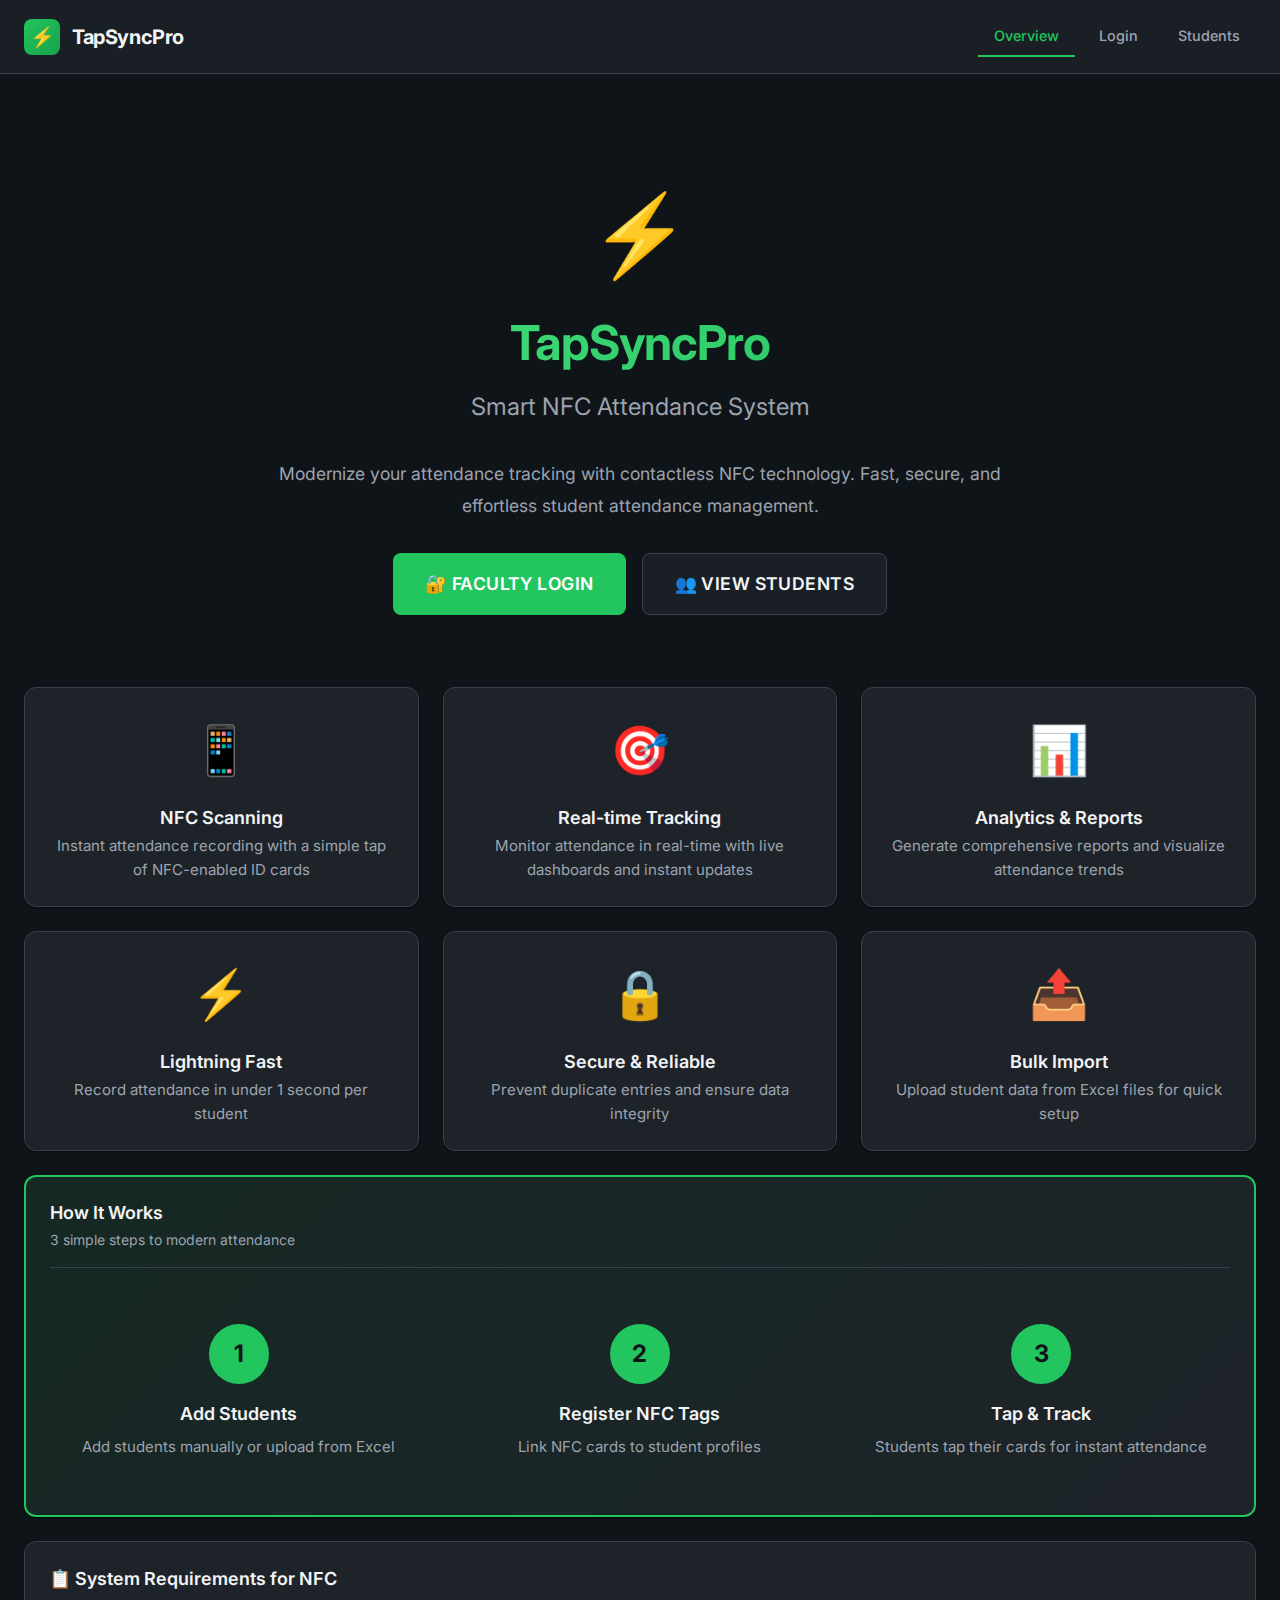
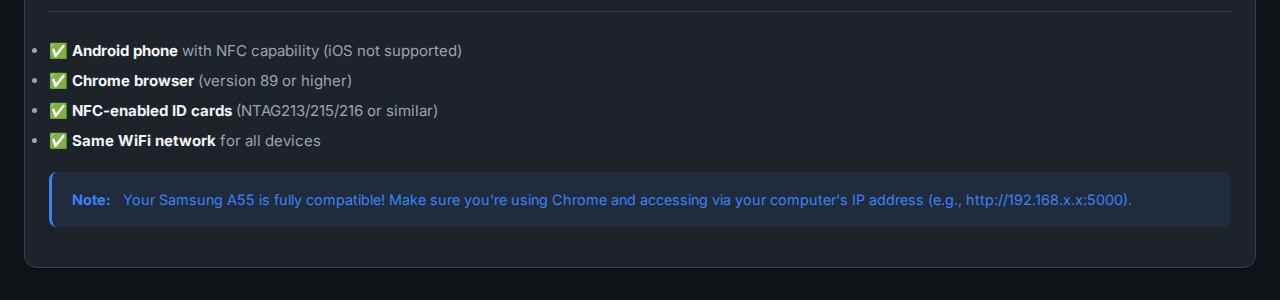
<file: src/static/index.html>
<!DOCTYPE html>
<html lang="en">

<head>
    <meta charset="UTF-8">
    <meta name="viewport" content="width=device-width, initial-scale=1.0">
    <title>TapSyncPro - Smart NFC Attendance System</title>
    <meta name="description" content="Modern NFC-based attendance system for educational institutions">
    <link href="https://fonts.googleapis.com/css2?family=Inter:wght@400;500;600;700&display=swap" rel="stylesheet">
    <link rel="stylesheet" href="css/styles-pro.css">
</head>

<body>
    <header class="header">
        <div class="container">
            <div class="header-content">
                <a href="index.html" class="logo">
                    <div class="logo-icon">⚡</div>
                    <span>TapSyncPro</span>
                </a>
                <nav class="nav">
                    <a href="index.html" class="nav-link active">Overview</a>
                    <a href="login.html" class="nav-link">Login</a>
                    <a href="students.html" class="nav-link">Students</a>
                </nav>
            </div>
        </div>
    </header>

    <main class="main">
        <div class="container">
            <!-- Hero Section -->
            <div style="text-align: center; padding: 4rem 0 3rem; max-width: 800px; margin: 0 auto;">
                <div style="font-size: 5rem; margin-bottom: 1rem;">⚡</div>
                <h1
                    style="font-size: 3rem; margin-bottom: 1rem; background: linear-gradient(135deg, #4ade80 0%, #22c55e 100%); -webkit-background-clip: text; background-clip: text; -webkit-text-fill-color: transparent;">
                    TapSyncPro
                </h1>
                <p style="font-size: 1.5rem; color: var(--text-secondary); margin-bottom: 2rem;">
                    Smart NFC Attendance System
                </p>
                <p style="color: var(--text-secondary); font-size: 1.1rem; line-height: 1.8;">
                    Modernize your attendance tracking with contactless NFC technology.
                    Fast, secure, and effortless student attendance management.
                </p>
                <div style="margin-top: 2rem; display: flex; gap: 1rem; justify-content: center; flex-wrap: wrap;">
                    <a href="login.html" class="btn btn-primary" style="font-size: 1.1rem; padding: 1rem 2rem;">
                        🔐 Faculty Login
                    </a>
                    <a href="students.html" class="btn btn-secondary" style="font-size: 1.1rem; padding: 1rem 2rem;">
                        👥 View Students
                    </a>
                </div>
            </div>

            <!-- Features -->
            <div class="grid grid-3 mt-3">
                <div class="card" style="text-align: center;">
                    <div style="font-size: 3rem; margin-bottom: 1rem;">📱</div>
                    <h3 class="card-title">NFC Scanning</h3>
                    <p style="color: var(--text-secondary); line-height: 1.6;">
                        Instant attendance recording with a simple tap of NFC-enabled ID cards
                    </p>
                </div>

                <div class="card" style="text-align: center;">
                    <div style="font-size: 3rem; margin-bottom: 1rem;">🎯</div>
                    <h3 class="card-title">Real-time Tracking</h3>
                    <p style="color: var(--text-secondary); line-height: 1.6;">
                        Monitor attendance in real-time with live dashboards and instant updates
                    </p>
                </div>

                <div class="card" style="text-align: center;">
                    <div style="font-size: 3rem; margin-bottom: 1rem;">📊</div>
                    <h3 class="card-title">Analytics & Reports</h3>
                    <p style="color: var(--text-secondary); line-height: 1.6;">
                        Generate comprehensive reports and visualize attendance trends
                    </p>
                </div>

                <div class="card" style="text-align: center;">
                    <div style="font-size: 3rem; margin-bottom: 1rem;">⚡</div>
                    <h3 class="card-title">Lightning Fast</h3>
                    <p style="color: var(--text-secondary); line-height: 1.6;">
                        Record attendance in under 1 second per student
                    </p>
                </div>

                <div class="card" style="text-align: center;">
                    <div style="font-size: 3rem; margin-bottom: 1rem;">🔒</div>
                    <h3 class="card-title">Secure & Reliable</h3>
                    <p style="color: var(--text-secondary); line-height: 1.6;">
                        Prevent duplicate entries and ensure data integrity
                    </p>
                </div>

                <div class="card" style="text-align: center;">
                    <div style="font-size: 3rem; margin-bottom: 1rem;">📤</div>
                    <h3 class="card-title">Bulk Import</h3>
                    <p style="color: var(--text-secondary); line-height: 1.6;">
                        Upload student data from Excel files for quick setup
                    </p>
                </div>
            </div>

            <!-- How It Works -->
            <div class="card mt-3"
                style="background: linear-gradient(135deg, rgba(74, 222, 128, 0.1) 0%, var(--bg-card) 100%); border: 2px solid var(--primary);">
                <div class="card-header">
                    <h2 class="card-title">How It Works</h2>
                    <p class="card-subtitle">3 simple steps to modern attendance</p>
                </div>
                <div class="grid grid-3">
                    <div style="text-align: center; padding: 2rem 1rem;">
                        <div
                            style="width: 60px; height: 60px; border-radius: 50%; background: var(--primary); color: var(--bg-primary); display: flex; align-items: center; justify-content: center; font-size: 1.5rem; font-weight: 700; margin: 0 auto 1rem;">
                            1</div>
                        <h4>Add Students</h4>
                        <p style="color: var(--text-secondary); margin-top: 0.5rem;">
                            Add students manually or upload from Excel
                        </p>
                    </div>
                    <div style="text-align: center; padding: 2rem 1rem;">
                        <div
                            style="width: 60px; height: 60px; border-radius: 50%; background: var(--primary); color: var(--bg-primary); display: flex; align-items: center; justify-content: center; font-size: 1.5rem; font-weight: 700; margin: 0 auto 1rem;">
                            2</div>
                        <h4>Register NFC Tags</h4>
                        <p style="color: var(--text-secondary); margin-top: 0.5rem;">
                            Link NFC cards to student profiles
                        </p>
                    </div>
                    <div style="text-align: center; padding: 2rem 1rem;">
                        <div
                            style="width: 60px; height: 60px; border-radius: 50%; background: var(--primary); color: var(--bg-primary); display: flex; align-items: center; justify-content: center; font-size: 1.5rem; font-weight: 700; margin: 0 auto 1rem;">
                            3</div>
                        <h4>Tap & Track</h4>
                        <p style="color: var(--text-secondary); margin-top: 0.5rem;">
                            Students tap their cards for instant attendance
                        </p>
                    </div>
                </div>
            </div>

            <!-- System Requirements -->
            <div class="card mt-3">
                <div class="card-header">
                    <h3 class="card-title">📋 System Requirements for NFC</h3>
                </div>
                <ul style="line-height: 2; color: var(--text-secondary);">
                    <li>✅ <strong style="color: var(--text-primary);">Android phone</strong> with NFC capability (iOS
                        not supported)</li>
                    <li>✅ <strong style="color: var(--text-primary);">Chrome browser</strong> (version 89 or higher)
                    </li>
                    <li>✅ <strong style="color: var(--text-primary);">NFC-enabled ID cards</strong> (NTAG213/215/216 or
                        similar)</li>
                    <li>✅ <strong style="color: var(--text-primary);">Same WiFi network</strong> for all devices</li>
                </ul>
                <div class="alert alert-info mt-2">
                    <strong>Note:</strong> Your Samsung A55 is fully compatible! Make sure you're using Chrome and
                    accessing via your computer's IP address (e.g., http://192.168.x.x:5000).
                </div>
            </div>
        </div>
    </main>

    <script src="js/app.js"></script>
</body>

</html>
</file>
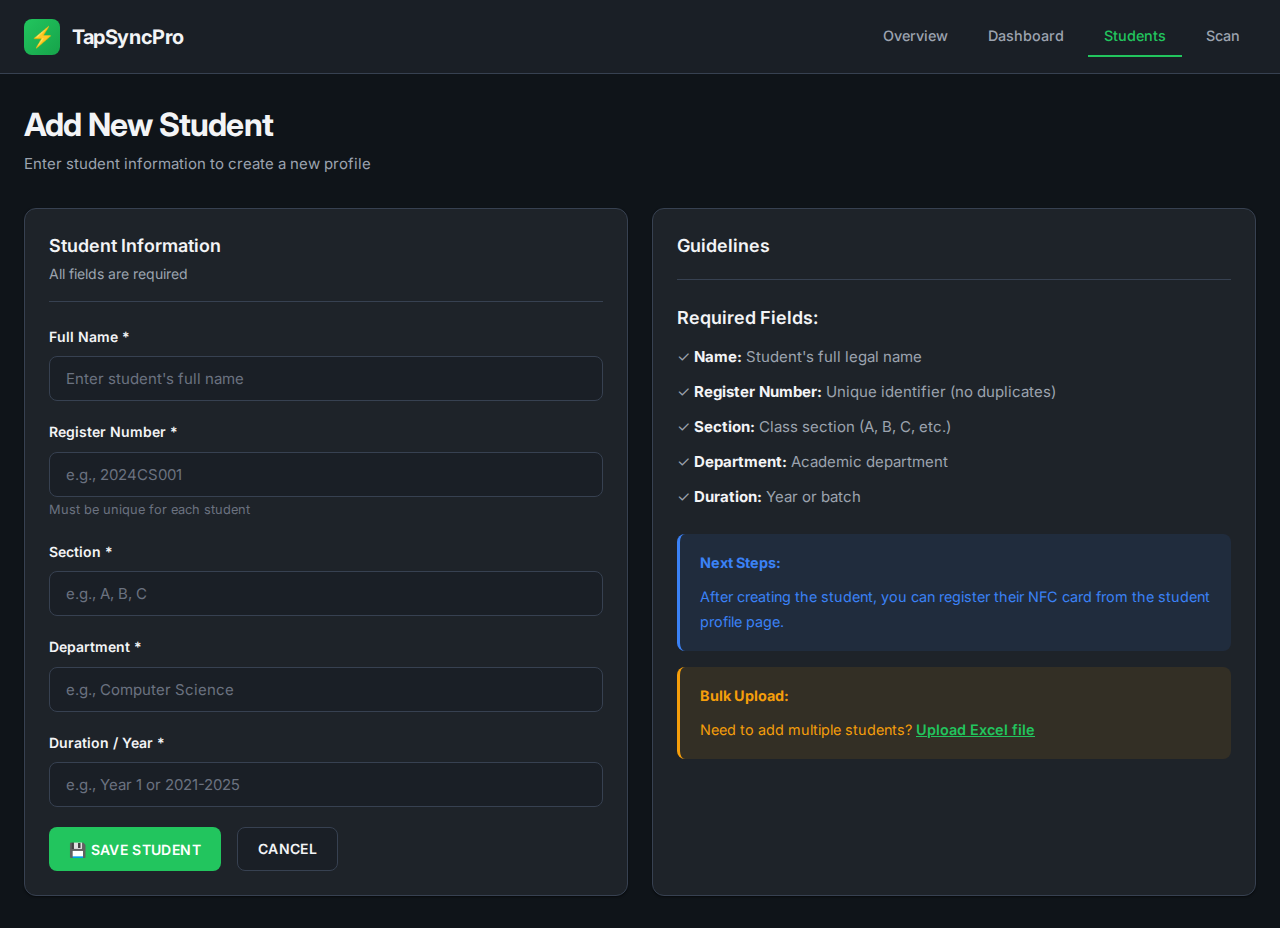
<file: src/static/add-student.html>
<!DOCTYPE html>
<html lang="en">

<head>
    <meta charset="UTF-8">
    <meta name="viewport" content="width=device-width, initial-scale=1.0">
    <title>Add Student - TapSyncPro</title>
    <link rel="stylesheet" href="css/styles-pro.css">
</head>

<body>
    <header class="header">
        <div class="container">
            <div class="header-content">
                <a href="index.html" class="logo">
                    <div class="logo-icon">⚡</div>
                    <span>TapSyncPro</span>
                </a>
                <nav class="nav">
                    <a href="index.html" class="nav-link">Overview</a>
                    <a href="dashboard.html" class="nav-link">Dashboard</a>
                    <a href="students.html" class="nav-link active">Students</a>
                    <a href="scan-attendance.html" class="nav-link">Scan</a>
                </nav>
            </div>
        </div>
    </header>

    <main class="main">
        <div class="container">
            <div style="margin-bottom: 2rem;">
                <h1>Add New Student</h1>
                <p style="color: var(--text-secondary); margin-top: 0.5rem;">Enter student information to create a new
                    profile</p>
            </div>

            <div id="alert-container"></div>

            <div class="grid grid-2">
                <div class="card">
                    <div class="card-header">
                        <h3 class="card-title">Student Information</h3>
                        <p class="card-subtitle">All fields are required</p>
                    </div>

                    <form id="student-form">
                        <div class="form-group">
                            <label class="form-label">Full Name *</label>
                            <input type="text" id="name" class="form-input" placeholder="Enter student's full name"
                                required>
                        </div>

                        <div class="form-group">
                            <label class="form-label">Register Number *</label>
                            <input type="text" id="register_number" class="form-input" placeholder="e.g., 2024CS001"
                                required>
                            <small style="color: var(--text-muted); font-size: 0.8rem;">Must be unique for each
                                student</small>
                        </div>

                        <div class="form-group">
                            <label class="form-label">Section *</label>
                            <input type="text" id="section" class="form-input" placeholder="e.g., A, B, C" required
                                maxlength="10">
                        </div>

                        <div class="form-group">
                            <label class="form-label">Department *</label>
                            <input type="text" id="department" class="form-input" placeholder="e.g., Computer Science"
                                required>
                        </div>

                        <div class="form-group">
                            <label class="form-label">Duration / Year *</label>
                            <input type="text" id="duration" class="form-input" placeholder="e.g., Year 1 or 2021-2025"
                                required>
                        </div>

                        <div class="flex gap-2">
                            <button type="submit" class="btn btn-primary" id="submit-btn">
                                💾 Save Student
                            </button>
                            <a href="students.html" class="btn btn-secondary">Cancel</a>
                        </div>
                    </form>
                </div>

                <div class="card">
                    <div class="card-header">
                        <h3 class="card-title">Guidelines</h3>
                    </div>
                    <div style="line-height: 1.8; color: var(--text-secondary);">
                        <h4 style="margin-bottom: 0.75rem; color: var(--text-primary);">Required Fields:</h4>
                        <ul style="list-style: none; padding-left: 0;">
                            <li style="margin-bottom: 0.5rem;">✓ <strong
                                    style="color: var(--text-primary);">Name:</strong> Student's full legal name</li>
                            <li style="margin-bottom: 0.5rem;">✓ <strong style="color: var(--text-primary);">Register
                                    Number:</strong> Unique identifier (no duplicates)</li>
                            <li style="margin-bottom: 0.5rem;">✓ <strong
                                    style="color: var(--text-primary);">Section:</strong> Class section (A, B, C, etc.)
                            </li>
                            <li style="margin-bottom: 0.5rem;">✓ <strong
                                    style="color: var(--text-primary);">Department:</strong> Academic department</li>
                            <li style="margin-bottom: 0.5rem;">✓ <strong
                                    style="color: var(--text-primary);">Duration:</strong> Year or batch</li>
                        </ul>

                        <div class="alert alert-info" style="margin-top: 1.5rem;">
                            <div>
                                <strong>Next Steps:</strong>
                                <p style="margin-top: 0.5rem;">After creating the student, you can register their NFC
                                    card from the student profile page.</p>
                            </div>
                        </div>

                        <div class="alert alert-warning" style="margin-top: 1rem;">
                            <div>
                                <strong>Bulk Upload:</strong>
                                <p style="margin-top: 0.5rem;">Need to add multiple students? <a
                                        href="upload-students.html"
                                        style="color: var(--primary); font-weight: 600;">Upload Excel file</a></p>
                            </div>
                        </div>
                    </div>
                </div>
            </div>
        </div>
    </main>

    <script src="js/app.js"></script>
    <script>
        const form = document.getElementById('student-form');
        const submitBtn = document.getElementById('submit-btn');
        const alertContainer = document.getElementById('alert-container');

        // Show alert function
        function showAlert(message, type = 'success') {
            const alert = document.createElement('div');
            alert.className = `alert alert-${type}`;
            alert.innerHTML = `
                <div>
                    <strong>${type === 'success' ? '✓ Success!' : '✗ Error!'}</strong>
                    <p style="margin-top: 0.25rem;">${message}</p>
                </div>
            `;
            alertContainer.innerHTML = '';
            alertContainer.appendChild(alert);

            // Scroll to top to show alert
            window.scrollTo({ top: 0, behavior: 'smooth' });

            // Auto-dismiss success alerts
            if (type === 'success') {
                setTimeout(() => {
                    alert.remove();
                }, 5000);
            }
        }

        form.addEventListener('submit', async (e) => {
            e.preventDefault();

            // Get form data
            const formData = {
                name: document.getElementById('name').value.trim(),
                register_number: document.getElementById('register_number').value.trim(),
                section: document.getElementById('section').value.trim(),
                department: document.getElementById('department').value.trim(),
                duration: document.getElementById('duration').value.trim()
            };

            // Validate all fields
            const errors = [];
            if (!formData.name) errors.push('Name is required');
            if (!formData.register_number) errors.push('Register number is required');
            if (!formData.section) errors.push('Section is required');
            if (!formData.department) errors.push('Department is required');
            if (!formData.duration) errors.push('Duration is required');

            if (errors.length > 0) {
                showAlert(errors.join('<br>'), 'error');
                return;
            }

            // Disable button
            submitBtn.disabled = true;
            submitBtn.innerHTML = '⏳ Saving...';

            try {
                const response = await APIClient.createStudent(formData);

                showAlert('Student created successfully! Redirecting to profile...', 'success');

                // Reset form
                form.reset();

                // Redirect to student profile after 1.5 seconds
                setTimeout(() => {
                    window.location.href = `student-profile.html?id=${response.student.id}`;
                }, 1500);

            } catch (error) {
                showAlert(error.message || 'Failed to create student. Please try again.', 'error');

                // Re-enable button
                submitBtn.disabled = false;
                submitBtn.innerHTML = '💾 Save Student';
            }
        });

        // Real-time validation
        const registerInput = document.getElementById('register_number');
        registerInput.addEventListener('blur', () => {
            const value = registerInput.value.trim();
            if (value && value.length < 3) {
                registerInput.style.borderColor = 'var(--error)';
            } else {
                registerInput.style.borderColor = '';
            }
        });
    </script>
</body>

</html>
</file>
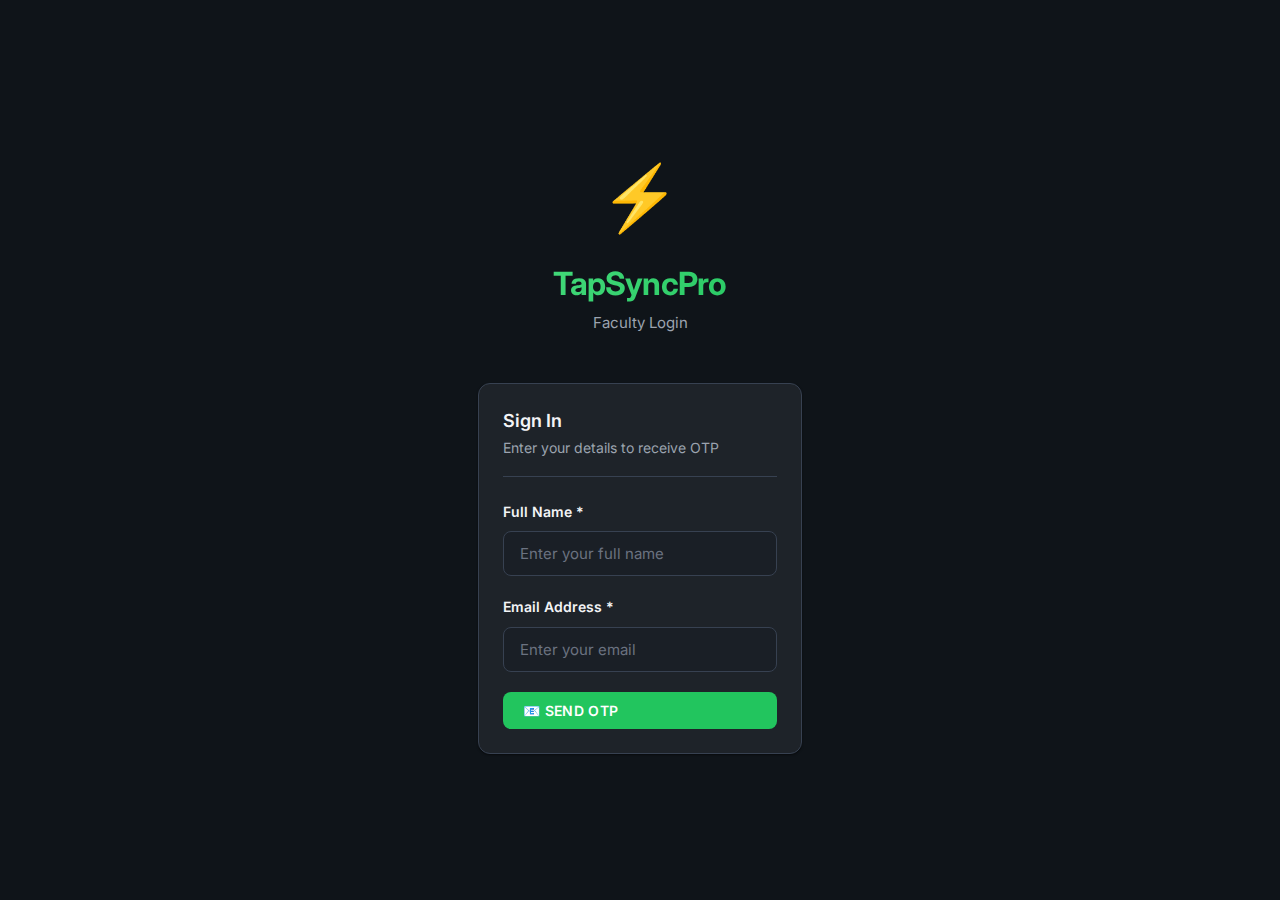
<file: src/static/login.html>
<!DOCTYPE html>
<html lang="en">

<head>
    <meta charset="UTF-8">
    <meta name="viewport" content="width=device-width, initial-scale=1.0">
    <title>Faculty Login - TapSyncPro</title>
    <meta name="description" content="Faculty login for TapSyncPro attendance system">
    <link href="https://fonts.googleapis.com/css2?family=Inter:wght@400;500;600;700&display=swap" rel="stylesheet">
    <link rel="stylesheet" href="css/styles-pro.css">
</head>

<body>
    <div class="main"
        style="min-height: 100vh; display: flex; align-items: center; justify-content: center; padding: 2rem;">
        <div class="container" style="max-width: 500px;">
            <!-- Logo -->
            <div style="text-align: center; margin-bottom: 3rem;">
                <div style="font-size: 4rem; margin-bottom: 1rem;">⚡</div>
                <h1
                    style="background: linear-gradient(135deg, #4ade80 0%, #22c55e 100%); -webkit-background-clip: text; background-clip: text; -webkit-text-fill-color: transparent; margin-bottom: 0.5rem;">
                    TapSyncPro
                </h1>
                <p style="color: var(--text-secondary);">Faculty Login</p>
            </div>

            <!-- Login Form -->
            <div class="card" id="login-form">
                <div class="card-header">
                    <h3 class="card-title">Sign In</h3>
                    <p class="card-subtitle">Enter your details to receive OTP</p>
                </div>

                <div class="form-group">
                    <label class="form-label">Full Name *</label>
                    <input type="text" id="faculty-name" class="form-input" placeholder="Enter your full name" required>
                </div>

                <div class="form-group">
                    <label class="form-label">Email Address *</label>
                    <input type="email" id="faculty-email" class="form-input" placeholder="Enter your email" required>
                </div>

                <button onclick="requestOTP()" class="btn btn-primary" style="width: 100%;">
                    📧 Send OTP
                </button>
            </div>

            <!-- OTP Verification Form -->
            <div class="card hidden" id="otp-form">
                <div class="card-header">
                    <h3 class="card-title">Verify OTP</h3>
                    <p class="card-subtitle">Enter the 6-digit code sent to your email</p>
                </div>

                <div class="alert alert-info" id="otp-display" style="margin-bottom: 1.5rem;">
                    <strong>Your OTP:</strong> <span id="otp-code"
                        style="font-size: 1.5rem; letter-spacing: 0.2em;">------</span>
                    <br><small style="color: var(--text-secondary);">In production, this would be sent to your
                        email</small>
                </div>

                <div class="form-group">
                    <label class="form-label">Enter OTP *</label>
                    <input type="text" id="otp-input" class="form-input" placeholder="Enter 6-digit OTP" maxlength="6"
                        style="font-size: 1.5rem; letter-spacing: 0.5em; text-align: center;">
                </div>

                <div class="form-group">
                    <label style="display: flex; align-items: center; gap: 0.5rem; cursor: pointer;">
                        <input type="checkbox" id="remember-me" style="width: 18px; height: 18px; cursor: pointer;">
                        <span>Remember me for 30 days</span>
                    </label>
                </div>

                <div style="display: flex; gap: 1rem;">
                    <button onclick="backToLogin()" class="btn btn-secondary" style="flex: 1;">
                        ← Back
                    </button>
                    <button onclick="verifyOTP()" class="btn btn-primary" style="flex: 2;">
                        ✓ Verify & Login
                    </button>
                </div>
            </div>
        </div>
    </div>

    <script src="js/app.js"></script>
    <script>
        let currentEmail = '';
        let currentName = '';
        let generatedOTP = '';

        // Check for remember token on page load
        window.addEventListener('DOMContentLoaded', () => {
            checkRememberToken();
        });

        async function checkRememberToken() {
            const savedEmail = localStorage.getItem('faculty_email');
            const savedToken = localStorage.getItem('remember_token');

            if (savedEmail && savedToken) {
                try {
                    const response = await fetch('/api/faculty/verify-token', {
                        method: 'POST',
                        headers: { 'Content-Type': 'application/json' },
                        body: JSON.stringify({
                            email: savedEmail,
                            token: savedToken
                        })
                    });

                    if (response.ok) {
                        const data = await response.json();
                        // Store faculty info and redirect
                        sessionStorage.setItem('faculty_info', JSON.stringify(data.faculty));
                        window.location.href = 'scan-attendance.html';
                    } else {
                        // Token expired or invalid, clear storage
                        localStorage.removeItem('faculty_email');
                        localStorage.removeItem('remember_token');
                    }
                } catch (error) {
                    console.error('Token verification failed:', error);
                }
            }
        }

        async function requestOTP() {
            currentName = document.getElementById('faculty-name').value.trim();
            currentEmail = document.getElementById('faculty-email').value.trim();

            if (!currentName) {
                UI.showAlert('Please enter your name', 'error');
                return;
            }

            if (!currentEmail) {
                UI.showAlert('Please enter your email', 'error');
                return;
            }

            // Basic email validation
            const emailRegex = /^[^\s@]+@[^\s@]+\.[^\s@]+$/;
            if (!emailRegex.test(currentEmail)) {
                UI.showAlert('Please enter a valid email address', 'error');
                return;
            }

            try {
                const response = await fetch('/api/faculty/login', {
                    method: 'POST',
                    headers: { 'Content-Type': 'application/json' },
                    body: JSON.stringify({
                        name: currentName,
                        email: currentEmail
                    })
                });

                const data = await response.json();

                if (response.ok) {
                    generatedOTP = data.otp;
                    document.getElementById('otp-code').textContent = generatedOTP;

                    // Show OTP form, hide login form
                    document.getElementById('login-form').classList.add('hidden');
                    document.getElementById('otp-form').classList.remove('hidden');

                    UI.showAlert('OTP sent successfully!', 'success');
                } else {
                    UI.showAlert(data.error || 'Failed to send OTP', 'error');
                }
            } catch (error) {
                UI.showAlert('Network error. Please try again.', 'error');
                console.error('Error:', error);
            }
        }

        async function verifyOTP() {
            const otpInput = document.getElementById('otp-input').value.trim();
            const rememberMe = document.getElementById('remember-me').checked;

            if (!otpInput) {
                UI.showAlert('Please enter the OTP', 'error');
                return;
            }

            if (otpInput.length !== 6) {
                UI.showAlert('OTP must be 6 digits', 'error');
                return;
            }

            try {
                const response = await fetch('/api/faculty/verify-otp', {
                    method: 'POST',
                    headers: { 'Content-Type': 'application/json' },
                    body: JSON.stringify({
                        email: currentEmail,
                        otp: otpInput,
                        remember_me: rememberMe
                    })
                });

                const data = await response.json();

                if (response.ok) {
                    // Store faculty info in session
                    sessionStorage.setItem('faculty_info', JSON.stringify(data.faculty));

                    // If remember me, store token
                    if (rememberMe && data.remember_token) {
                        localStorage.setItem('faculty_email', currentEmail);
                        localStorage.setItem('remember_token', data.remember_token);
                    }

                    UI.showAlert('Login successful! Redirecting...', 'success');

                    // Redirect to scan page
                    setTimeout(() => {
                        window.location.href = 'scan-attendance.html';
                    }, 1000);
                } else {
                    UI.showAlert(data.error || 'Invalid OTP', 'error');
                }
            } catch (error) {
                UI.showAlert('Network error. Please try again.', 'error');
                console.error('Error:', error);
            }
        }

        function backToLogin() {
            document.getElementById('login-form').classList.remove('hidden');
            document.getElementById('otp-form').classList.add('hidden');
            document.getElementById('otp-input').value = '';
        }

        // Allow Enter key to submit
        document.addEventListener('keypress', (e) => {
            if (e.key === 'Enter') {
                if (!document.getElementById('login-form').classList.contains('hidden')) {
                    requestOTP();
                } else if (!document.getElementById('otp-form').classList.contains('hidden')) {
                    verifyOTP();
                }
            }
        });
    </script>
</body>

</html>
</file>
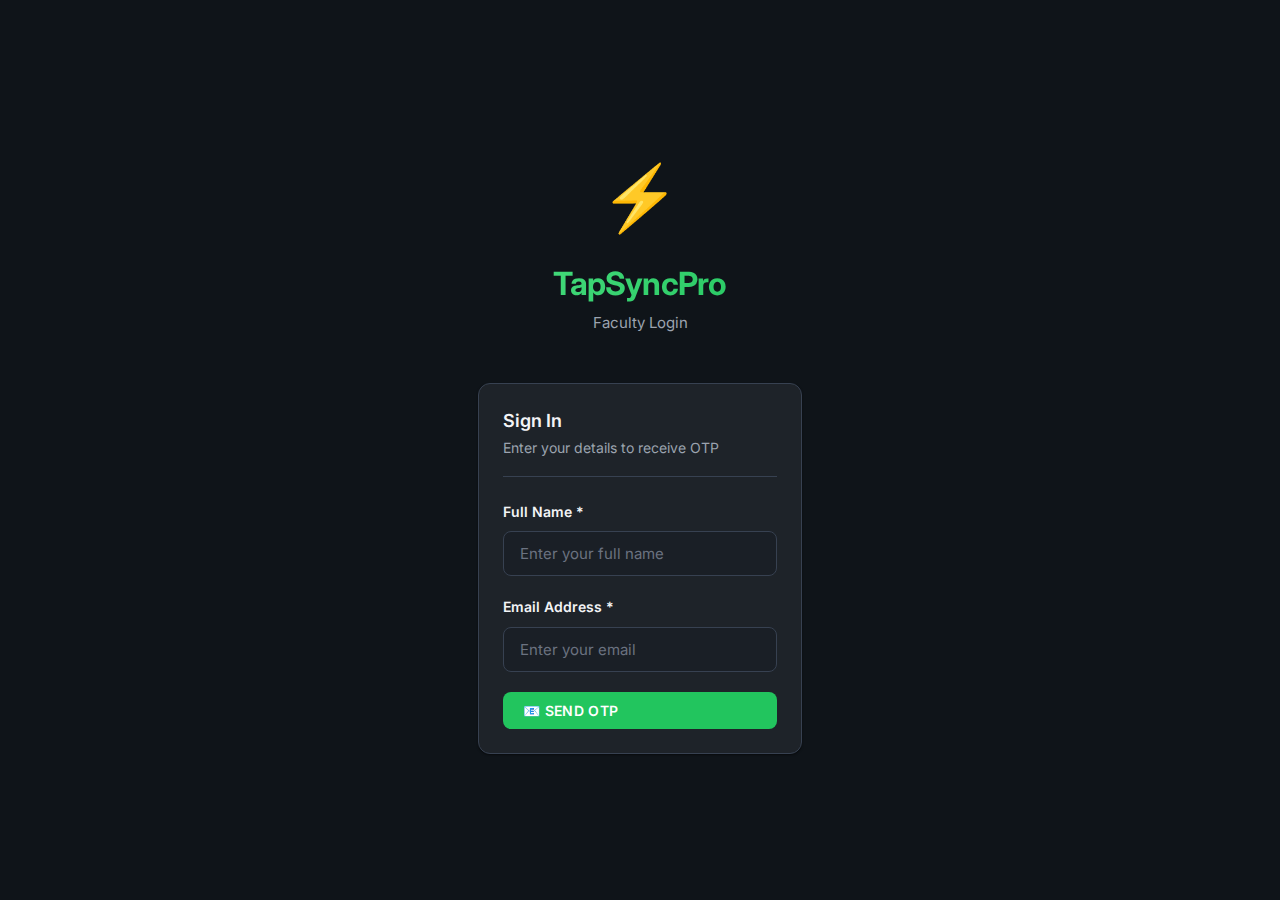
<file: src/static/scan-attendance.html>
<!DOCTYPE html>
<html lang="en">

<head>
    <meta charset="UTF-8">
    <meta name="viewport" content="width=device-width, initial-scale=1.0">
    <title>Scan Attendance - TapSyncPro</title>
    <link href="https://fonts.googleapis.com/css2?family=Inter:wght@400;500;600;700&display=swap" rel="stylesheet">
    <link rel="stylesheet" href="css/styles-pro.css">
</head>

<body>
    <header class="header">
        <div class="container">
            <div class="header-content">
                <a href="index.html" class="logo">
                    <div class="logo-icon">⚡</div>
                    <span>TapSyncPro</span>
                </a>
                <nav class="nav">
                    <a href="index.html" class="nav-link">Overview</a>
                    <a href="dashboard.html" class="nav-link">Dashboard</a>
                    <a href="students.html" class="nav-link">Students</a>
                    <a href="scan-attendance.html" class="nav-link active">Scan</a>
                </nav>
            </div>
        </div>
    </header>

    <main class="main">
        <div class="container">
            <div class="flex-between mb-3">
                <h1>📱 Scan Attendance</h1>
                <button onclick="logout()" class="btn btn-secondary">🚪 Logout</button>
            </div>

            <!-- Faculty Info Display -->
            <div class="card mb-3" id="faculty-info-card">
                <div style="display: flex; align-items: center; gap: 1rem;">
                    <div
                        style="width: 50px; height: 50px; border-radius: 50%; background: var(--primary); color: var(--bg-primary); display: flex; align-items: center; justify-content: center; font-size: 1.5rem; font-weight: 700;">
                        <span id="faculty-initial">?</span>
                    </div>
                    <div style="flex: 1;">
                        <strong id="faculty-name-display">Loading...</strong><br>
                        <span class="text-secondary" id="faculty-email-display"></span>
                    </div>
                </div>
            </div>

            <!-- Session Configuration -->
            <div class="card mb-3" id="session-config">
                <div class="card-header">
                    <h3 class="card-title">Session Configuration</h3>
                    <p class="card-subtitle">Configure attendance session details</p>
                </div>

                <div class="form-group">
                    <label class="form-label">Section *</label>
                    <select id="section-select" class="form-input">
                        <option value="">Select Section</option>
                        <option value="S-01">S-01</option>
                        <option value="S-02">S-02</option>
                        <option value="S-03">S-03</option>
                        <option value="S-04">S-04</option>
                        <option value="S-05">S-05</option>
                        <option value="S-06">S-06</option>
                        <option value="S-07">S-07</option>
                        <option value="S-08">S-08</option>
                        <option value="S-09">S-09</option>
                        <option value="S-10">S-10</option>
                        <option value="S-11">S-11</option>
                        <option value="S-12">S-12</option>
                        <option value="S-13">S-13</option>
                        <option value="S-14">S-14</option>
                        <option value="S-15">S-15</option>
                        <option value="S-16">S-16</option>
                        <option value="S-17">S-17</option>
                        <option value="S-18">S-18</option>
                        <option value="S-19">S-19</option>
                        <option value="S-20">S-20</option>
                    </select>
                </div>

                <div class="form-group">
                    <label class="form-label">Subject *</label>
                    <select id="subject-select" class="form-input">
                        <option value="">Select Subject</option>
                        <option value="Operating System">Operating System</option>
                        <option value="Engineering Mathematics">Engineering Mathematics</option>
                        <option value="Computer Networks">Computer Networks</option>
                        <option value="DAA">Design and Analysis of Algorithms (DAA)</option>
                        <option value="ACD">Advanced Computer Design (ACD)</option>
                        <option value="DSA">Data Structures and Algorithms (DSA)</option>
                        <option value="Java">Java Programming</option>
                        <option value="Python">Python Programming</option>
                    </select>
                </div>

                <div class="form-group">
                    <label class="form-label">Date *</label>
                    <input type="date" id="date-select" class="form-input" required>
                </div>

                <div class="form-group">
                    <label class="form-label">Class Time *</label>
                    <select id="time-select" class="form-input">
                        <option value="">Select Class Time</option>
                        <option value="09:00-09:50">09:00 AM - 09:50 AM</option>
                        <option value="10:00-10:50">10:00 AM - 10:50 AM</option>
                        <option value="11:00-11:50">11:00 AM - 11:50 AM</option>
                        <option value="12:00-12:50">12:00 PM - 12:50 PM</option>
                        <option value="13:00-13:50">01:00 PM - 01:50 PM</option>
                        <option value="14:00-14:50">02:00 PM - 02:50 PM</option>
                        <option value="15:00-15:50">03:00 PM - 03:50 PM</option>
                        <option value="16:00-16:50">04:00 PM - 04:50 PM</option>
                    </select>
                </div>

                <button onclick="startScanning()" class="btn btn-primary" style="width: 100%;">
                    🚀 Start Scanning
                </button>
            </div>

            <!-- NFC Scan Area -->
            <div id="scan-section" class="hidden">
                <!-- Session Info -->
                <div class="card mb-3"
                    style="background: linear-gradient(135deg, rgba(74, 222, 128, 0.1) 0%, var(--bg-card) 100%); border: 2px solid var(--primary);">
                    <div
                        style="display: grid; grid-template-columns: repeat(auto-fit, minmax(150px, 1fr)); gap: 1rem; align-items: center;">
                        <div>
                            <strong>Section:</strong> <span id="current-section" class="badge badge-success">-</span>
                        </div>
                        <div>
                            <strong>Subject:</strong> <span id="current-subject" class="badge badge-info">-</span>
                        </div>
                        <div>
                            <strong>Date:</strong> <span id="current-date" class="badge badge-info">-</span>
                        </div>
                        <div>
                            <strong>Time:</strong> <span id="current-time" class="badge badge-info">-</span>
                        </div>
                    </div>
                </div>

                <div class="card mb-3"
                    style="background: linear-gradient(135deg, rgba(74, 222, 128, 0.1) 0%, var(--bg-card) 100%); border: 2px solid var(--primary);">
                    <div style="text-align: center; padding: 3rem 1rem;">
                        <div style="font-size: 4rem; margin-bottom: 1rem; animation: pulse 2s ease-in-out infinite;">
                            📱
                        </div>
                        <h2 style="color: var(--primary); margin-bottom: 0.5rem;">Ready to Scan</h2>
                        <div class="nfc-status" id="scan-status"
                            style="font-size: 1.1rem; color: var(--text-secondary);">
                            Tap an NFC card near your device
                        </div>
                    </div>
                </div>

                <div class="flex gap-2 mb-3">
                    <button onclick="stopScanning()" class="btn btn-secondary" style="flex: 1;">
                        ⏸️ Stop Scanning
                    </button>
                    <button onclick="clearLog()" class="btn btn-secondary" style="flex: 1;">
                        🗑️ Clear Log
                    </button>
                </div>

                <!-- Scan Log -->
                <div class="card">
                    <div class="card-header">
                        <h3 class="card-title">Scan Log</h3>
                        <p class="card-subtitle">Recent scans will appear here</p>
                    </div>
                    <div id="scan-log">
                        <p class="text-secondary text-center" style="padding: 2rem;">
                            No scans yet. Start tapping ID cards to record attendance.
                        </p>
                    </div>
                </div>
            </div>
        </div>
    </main>

    <style>
        @keyframes pulse {

            0%,
            100% {
                transform: scale(1);
                opacity: 1;
            }

            50% {
                transform: scale(1.1);
                opacity: 0.8;
            }
        }
    </style>

    <script src="js/app.js"></script>
    <script src="js/nfc-handler.js"></script>
    <script>
        let nfcHandler = null;
        let facultyInfo = null;
        let currentSection = '';
        let currentSubject = '';
        let currentDate = '';
        let currentTime = '';
        let scanLog = [];

        // Check authentication on page load
        window.addEventListener('DOMContentLoaded', () => {
            checkAuthentication();
        });

        function checkAuthentication() {
            const storedInfo = sessionStorage.getItem('faculty_info');

            if (!storedInfo) {
                // Not logged in, redirect to login
                window.location.href = 'login.html';
                return;
            }

            facultyInfo = JSON.parse(storedInfo);

            // Display faculty info
            document.getElementById('faculty-name-display').textContent = facultyInfo.name;
            document.getElementById('faculty-email-display').textContent = facultyInfo.email;
            document.getElementById('faculty-initial').textContent = facultyInfo.name.charAt(0).toUpperCase();

            // Set default date to today
            const today = new Date().toISOString().split('T')[0];
            document.getElementById('date-select').value = today;
        }

        function logout() {
            if (confirm('Are you sure you want to logout?')) {
                // Clear session
                sessionStorage.removeItem('faculty_info');

                // Optionally clear remember token
                const email = localStorage.getItem('faculty_email');
                if (email) {
                    fetch('/api/faculty/logout', {
                        method: 'POST',
                        headers: { 'Content-Type': 'application/json' },
                        body: JSON.stringify({ email })
                    }).catch(err => console.error('Logout error:', err));

                    localStorage.removeItem('faculty_email');
                    localStorage.removeItem('remember_token');
                }

                // Redirect to login
                window.location.href = 'login.html';
            }
        }

        function startScanning() {
            currentSection = document.getElementById('section-select').value;
            currentSubject = document.getElementById('subject-select').value;
            currentDate = document.getElementById('date-select').value;
            currentTime = document.getElementById('time-select').value;

            if (!currentSection) {
                UI.showAlert('Please select a section', 'error');
                return;
            }

            if (!currentSubject) {
                UI.showAlert('Please select a subject', 'error');
                return;
            }

            if (!currentDate) {
                UI.showAlert('Please select a date', 'error');
                return;
            }

            if (!currentTime) {
                UI.showAlert('Please select a class time', 'error');
                return;
            }

            // Check NFC support only when user wants to scan
            if (!('NDEFReader' in window)) {
                UI.showAlert('NFC not supported. Make sure you are using Chrome on Android and NFC is enabled in your phone settings.', 'error');
                return;
            }

            // Initialize NFC handler
            nfcHandler = new NFCHandler();

            // Update session info display
            document.getElementById('current-section').textContent = currentSection;
            document.getElementById('current-subject').textContent = currentSubject;
            document.getElementById('current-date').textContent = new Date(currentDate).toLocaleDateString('en-IN');
            document.getElementById('current-time').textContent = currentTime;

            // Hide config section, show scan section
            document.getElementById('session-config').classList.add('hidden');
            document.getElementById('scan-section').classList.remove('hidden');

            // Start NFC scanning
            startNFCScan();
        }

        async function startNFCScan() {
            updateStatus('🔍 Scanning... Tap an ID card');

            try {
                await nfcHandler.readTag(
                    async (tagData) => {
                        updateStatus('✅ Tag detected! Processing...');

                        try {
                            // Record attendance with section, subject, date, and time
                            const result = await APIClient.recordAttendance({
                                nfc_tag_id: tagData.tagId,
                                faculty_name: facultyInfo.name,
                                section: currentSection,
                                subject: currentSubject,
                                date: currentDate,
                                time: currentTime
                            });

                            // Add to log
                            addToLog({
                                success: true,
                                student: result.attendance.student_name,
                                registerNumber: result.attendance.register_number,
                                section: currentSection,
                                subject: currentSubject,
                                date: currentDate,
                                time: currentTime,
                                timestamp: new Date().toLocaleTimeString(),
                                message: 'Attendance recorded successfully'
                            });

                            updateStatus('✅ Success! Ready for next scan...');

                        } catch (error) {
                            addToLog({
                                success: false,
                                message: error.message,
                                timestamp: new Date().toLocaleTimeString()
                            });

                            updateStatus('❌ Error! Ready for next scan...');
                        }
                    },
                    (error) => {
                        updateStatus('❌ NFC Error: ' + error.message);
                        UI.showAlert('NFC Error: ' + error.message, 'error');
                    }
                );
            } catch (error) {
                updateStatus('❌ Failed to start scanning');
                UI.showAlert('Failed to start NFC scan: ' + error.message, 'error');
            }
        }

        function stopScanning() {
            if (nfcHandler) {
                nfcHandler.stopScan();
            }

            document.getElementById('session-config').classList.remove('hidden');
            document.getElementById('scan-section').classList.add('hidden');
            updateStatus('Ready to scan...');
        }

        function updateStatus(message) {
            document.getElementById('scan-status').textContent = message;
        }

        function addToLog(entry) {
            scanLog.unshift(entry);
            renderLog();
        }

        function renderLog() {
            const logDiv = document.getElementById('scan-log');

            if (scanLog.length === 0) {
                logDiv.innerHTML = `
                    <p class="text-secondary text-center" style="padding: 2rem;">
                        No scans yet. Start tapping ID cards to record attendance.
                    </p>
                `;
                return;
            }

            logDiv.innerHTML = scanLog.map(entry => `
                <div style="padding: 1rem; border-bottom: 1px solid var(--border); background: ${entry.success ? 'rgba(74, 222, 128, 0.1)' : 'rgba(239, 68, 68, 0.1)'};">
                    <div class="flex-between">
                        <div>
                            ${entry.success ? `
                                <strong style="color: var(--success);">✅ ${entry.student}</strong><br>
                                <span class="text-secondary">${entry.registerNumber}</span><br>
                                <small class="text-secondary">Section: ${entry.section} | Subject: ${entry.subject}</small><br>
                                <small class="text-secondary">📅 ${entry.date} | ⏰ ${entry.time}</small>
                            ` : `
                                <strong style="color: var(--error);">❌ Failed</strong><br>
                                <span class="text-secondary">${entry.message}</span>
                            `}
                        </div>
                        <div class="text-right">
                            <span class="badge ${entry.success ? 'badge-success' : 'badge-error'}">${entry.timestamp}</span>
                        </div>
                    </div>
                </div>
            `).join('');
        }

        function clearLog() {
            if (confirm('Clear all scan logs?')) {
                scanLog = [];
                renderLog();
            }
        }
    </script>
</body>

</html>
</file>
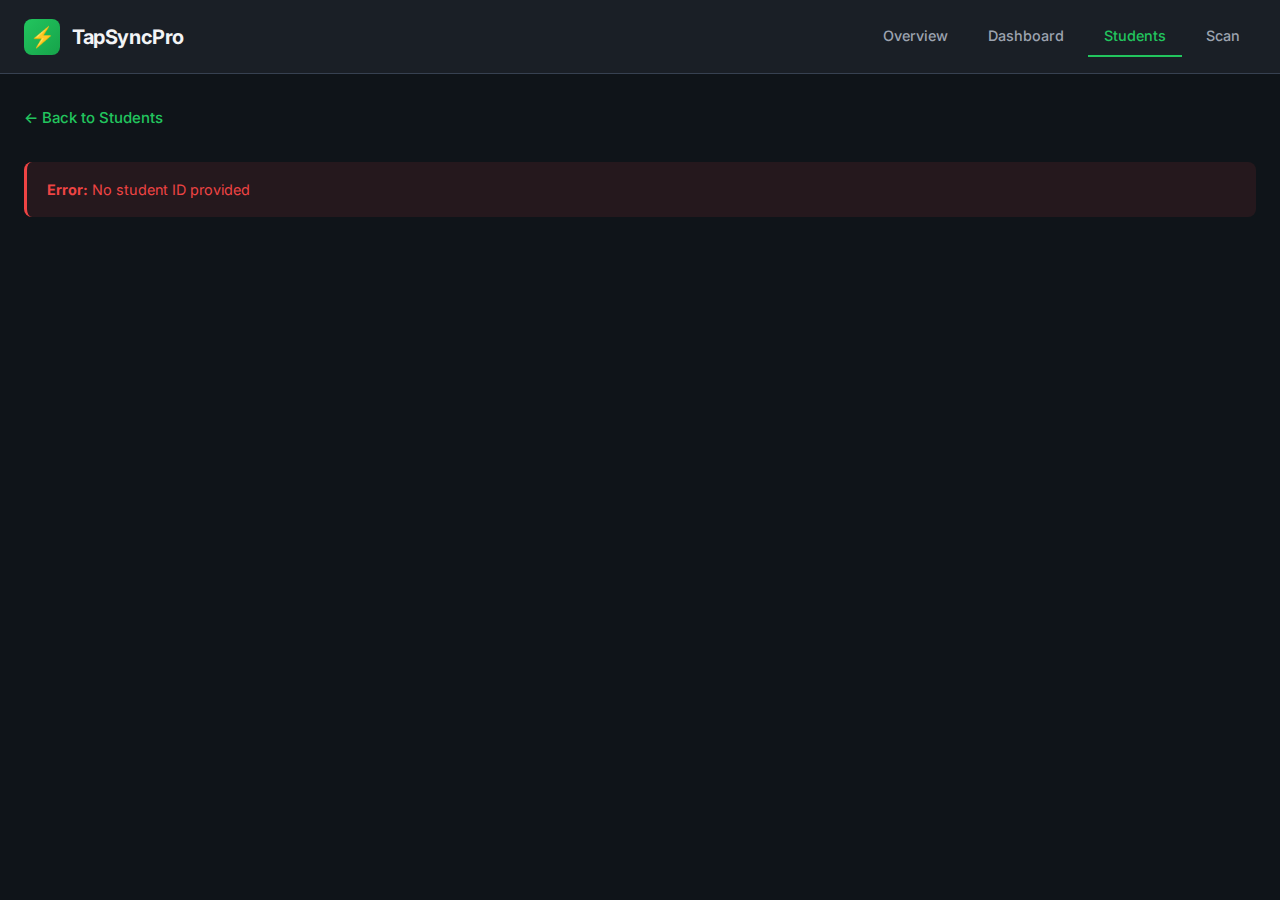
<file: src/static/student-profile.html>
<!DOCTYPE html>
<html lang="en">

<head>
    <meta charset="UTF-8">
    <meta name="viewport" content="width=device-width, initial-scale=1.0">
    <title>Student Profile - TapSyncPro</title>
    <link rel="stylesheet" href="css/styles-pro.css">
</head>

<body>
    <header class="header">
        <div class="container">
            <div class="header-content">
                <a href="index.html" class="logo">
                    <div class="logo-icon">⚡</div>
                    <span>TapSyncPro</span>
                </a>
                <nav class="nav">
                    <a href="index.html" class="nav-link">Overview</a>
                    <a href="dashboard.html" class="nav-link">Dashboard</a>
                    <a href="students.html" class="nav-link active">Students</a>
                    <a href="scan-attendance.html" class="nav-link">Scan</a>
                </nav>
            </div>
        </div>
    </header>

    <main class="main">
        <div class="container">
            <div style="margin-bottom: 2rem;">
                <a href="students.html" style="color: var(--primary); text-decoration: none; font-weight: 500;">
                    ← Back to Students
                </a>
            </div>

            <div id="alert-container"></div>

            <div id="profile-container">
                <div class="loading-container">
                    <div class="spinner"></div>
                </div>
            </div>
        </div>
    </main>

    <script src="js/app.js"></script>
    <script src="js/nfc-handler.js"></script>
    <script>
        const urlParams = new URLSearchParams(window.location.search);
        const studentId = urlParams.get('id');
        let currentStudent = null;
        let nfcHandler = null;

        function showAlert(message, type = 'success') {
            const container = document.getElementById('alert-container');
            const alert = document.createElement('div');
            alert.className = `alert alert-${type}`;
            alert.innerHTML = `
                <div>
                    <strong>${type === 'success' ? '✓ Success!' : '✗ Error!'}</strong>
                    <p style="margin-top: 0.25rem;">${message}</p>
                </div>
            `;
            container.innerHTML = '';
            container.appendChild(alert);
            window.scrollTo({ top: 0, behavior: 'smooth' });

            if (type === 'success') {
                setTimeout(() => alert.remove(), 5000);
            }
        }

        async function loadStudent() {
            if (!studentId) {
                document.getElementById('profile-container').innerHTML = `
                    <div class="alert alert-error">
                        <div><strong>Error:</strong> No student ID provided</div>
                    </div>
                `;
                return;
            }

            try {
                const data = await APIClient.getStudent(studentId);
                currentStudent = data.student;
                displayProfile(currentStudent);
                loadAttendance(studentId);
            } catch (error) {
                document.getElementById('profile-container').innerHTML = `
                    <div class="alert alert-error">
                        <div>
                            <strong>Error loading student</strong>
                            <p style="margin-top: 0.5rem;">${error.message}</p>
                        </div>
                    </div>
                `;
            }
        }

        function displayProfile(student) {
            const container = document.getElementById('profile-container');

            const html = `
                <div class="grid grid-3" style="margin-bottom: 1.5rem;">
                    <div class="card" style="grid-column: span 2;">
                        <div class="card-header">
                            <h2 class="card-title">${student.name}</h2>
                            <p class="card-subtitle">Register Number: ${student.register_number}</p>
                        </div>
                        <div class="grid grid-2" style="gap: 1.5rem;">
                            <div>
                                <div style="margin-bottom: 1rem;">
                                    <label style="display: block; font-size: 0.75rem; color: var(--text-secondary); margin-bottom: 0.25rem; text-transform: uppercase; letter-spacing: 0.05em;">Section</label>
                                    <div style="font-size: 1.125rem; font-weight: 600;">${student.section}</div>
                                </div>
                                <div style="margin-bottom: 1rem;">
                                    <label style="display: block; font-size: 0.75rem; color: var(--text-secondary); margin-bottom: 0.25rem; text-transform: uppercase; letter-spacing: 0.05em;">Department</label>
                                    <div style="font-size: 1.125rem; font-weight: 600;">${student.department}</div>
                                </div>
                            </div>
                            <div>
                                <div style="margin-bottom: 1rem;">
                                    <label style="display: block; font-size: 0.75rem; color: var(--text-secondary); margin-bottom: 0.25rem; text-transform: uppercase; letter-spacing: 0.05em;">Duration</label>
                                    <div style="font-size: 1.125rem; font-weight: 600;">${student.duration}</div>
                                </div>
                                <div>
                                    <label style="display: block; font-size: 0.75rem; color: var(--text-secondary); margin-bottom: 0.25rem; text-transform: uppercase; letter-spacing: 0.05em;">Member Since</label>
                                    <div style="font-size: 1.125rem; font-weight: 600;">${new Date(student.created_at).toLocaleDateString()}</div>
                                </div>
                            </div>
                        </div>
                    </div>

                    <div class="card">
                        <div class="card-header">
                            <h3 class="card-title">NFC Registration</h3>
                        </div>
                        <div id="nfc-status-container">
                            ${student.nfc_tag_id ? `
                                <div class="alert alert-success" style="margin-bottom: 1rem;">
                                    <div>
                                        <strong>✓ NFC Registered</strong>
                                        <p style="margin-top: 0.5rem; font-family: monospace; font-size: 0.8rem;">${student.nfc_tag_id}</p>
                                    </div>
                                </div>
                                <button onclick="unregisterNFC()" class="btn btn-danger" style="width: 100%;">
                                    Remove NFC Tag
                                </button>
                            ` : `
                                <div class="alert alert-warning" style="margin-bottom: 1rem;">
                                    <div>
                                        <strong>⚠ No NFC Tag</strong>
                                        <p style="margin-top: 0.5rem;">Register an NFC card to enable scanning</p>
                                    </div>
                                </div>
                                <button onclick="startNFCRegistration()" class="btn btn-primary" style="width: 100%;">
                                    📱 Register NFC Tag
                                </button>
                            `}
                        </div>
                    </div>
                </div>

                <div class="card">
                    <div class="card-header">
                        <h3 class="card-title">Recent Attendance</h3>
                        <p class="card-subtitle">Last 10 attendance records</p>
                    </div>
                    <div id="attendance-container">
                        <div class="loading-container">
                            <div class="spinner"></div>
                        </div>
                    </div>
                </div>
            `;

            container.innerHTML = html;
        }

        async function startNFCRegistration() {
            // Check if NFC is supported
            if (!('NDEFReader' in window)) {
                showAlert('NFC is not supported. Make sure you are using Chrome on Android and NFC is enabled.', 'error');
                return;
            }

            nfcHandler = new NFCHandler();

            showAlert('Ready to scan! Tap the NFC card near your device...', 'info');

            try {
                await nfcHandler.readTag(
                    async (tagData) => {
                        try {
                            const result = await APIClient.registerNFC(studentId, tagData.tagId);
                            showAlert('NFC tag registered successfully!', 'success');

                            // Reload student data
                            setTimeout(() => {
                                loadStudent();
                            }, 1000);

                        } catch (error) {
                            showAlert(error.message, 'error');
                        }
                    },
                    (error) => {
                        showAlert('NFC scan failed: ' + error.message, 'error');
                    }
                );
            } catch (error) {
                showAlert('Failed to start NFC scan: ' + error.message, 'error');
            }
        }

        async function unregisterNFC() {
            if (!confirm('Remove NFC tag registration from this student?')) {
                return;
            }

            try {
                // Register with empty tag ID to unregister
                await APIClient.registerNFC(studentId, '');
                showAlert('NFC tag removed successfully', 'success');
                loadStudent();
            } catch (error) {
                showAlert('Failed to remove NFC tag', 'error');
            }
        }

        async function loadAttendance(studentId) {
            const container = document.getElementById('attendance-container');

            try {
                const data = await APIClient.getStudentAttendance(studentId, 10);

                if (data.attendance.length === 0) {
                    container.innerHTML = `
                        <div style="text-align: center; padding: 2rem; color: var(--text-secondary);">
                            <div style="font-size: 2rem; margin-bottom: 0.5rem;">📊</div>
                            <p>No attendance records yet</p>
                        </div>
                    `;
                    return;
                }

                const tableHtml = `
                    <div class="table-container">
                        <table class="table">
                            <thead>
                                <tr>
                                    <th>Date & Time</th>
                                    <th>Recorded By</th>
                                    <th>Status</th>
                                </tr>
                            </thead>
                            <tbody>
                                ${data.attendance.map(record => `
                                    <tr>
                                        <td><strong>${UI.formatDate(record.timestamp)}</strong></td>
                                        <td>${record.recorded_by}</td>
                                        <td><span class="badge badge-success">Present</span></td>
                                    </tr>
                                `).join('')}
                            </tbody>
                        </table>
                    </div>
                `;

                container.innerHTML = tableHtml;

            } catch (error) {
                container.innerHTML = `
                    <div class="alert alert-error">
                        <div><strong>Error loading attendance:</strong> ${error.message}</div>
                    </div>
                `;
            }
        }

        // Load student on page load
        loadStudent();
    </script>
</body>

</html>
</file>
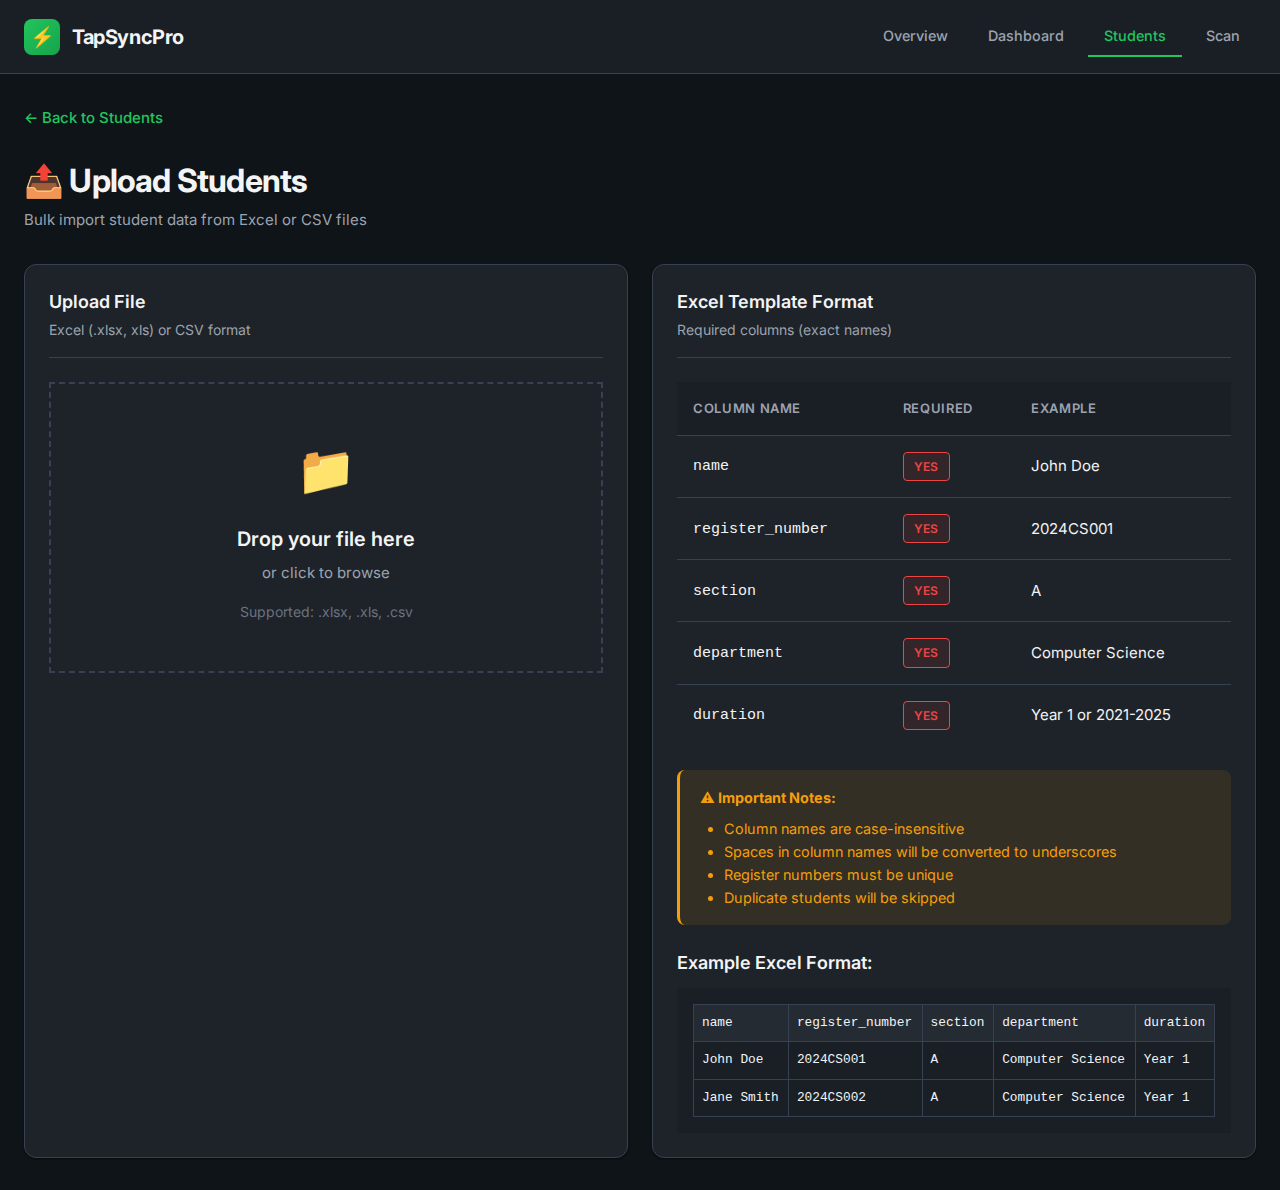
<file: src/static/upload-students.html>
<!DOCTYPE html>
<html lang="en">

<head>
    <meta charset="UTF-8">
    <meta name="viewport" content="width=device-width, initial-scale=1.0">
    <title>Upload Students - TapSyncPro</title>
    <link rel="stylesheet" href="css/styles-pro.css">
    <style>
        .file-upload {
            border: 2px dashed var(--border);
            padding: 3rem;
            text-align: center;
            cursor: pointer;
            transition: var(--transition);
        }

        .file-upload:hover {
            border-color: var(--primary);
            background: var(--primary-subtle);
        }

        .file-upload.drag-over {
            border-color: var(--primary);
            background: var(--primary-subtle);
        }
    </style>
</head>

<body>
    <header class="header">
        <div class="container">
            <div class="header-content">
                <a href="index.html" class="logo">
                    <div class="logo-icon">⚡</div>
                    <span>TapSyncPro</span>
                </a>
                <nav class="nav">
                    <a href="index.html" class="nav-link">Overview</a>
                    <a href="dashboard.html" class="nav-link">Dashboard</a>
                    <a href="students.html" class="nav-link active">Students</a>
                    <a href="scan-attendance.html" class="nav-link">Scan</a>
                </nav>
            </div>
        </div>
    </header>

    <main class="main">
        <div class="container">
            <div style="margin-bottom: 2rem;">
                <a href="students.html" style="color: var(--primary); text-decoration: none; font-weight: 500;">
                    ← Back to Students
                </a>
            </div>

            <h1 style="margin-bottom: 0.5rem;">📤 Upload Students</h1>
            <p style="color: var(--text-secondary); margin-bottom: 2rem;">Bulk import student data from Excel or CSV
                files</p>

            <div class="grid grid-2">
                <div class="card">
                    <div class="card-header">
                        <h3 class="card-title">Upload File</h3>
                        <p class="card-subtitle">Excel (.xlsx, xls) or CSV format</p>
                    </div>

                    <div class="file-upload" id="file-upload">
                        <div style="font-size: 3rem; margin-bottom: 1rem;">📁</div>
                        <h3>Drop your file here</h3>
                        <p style="color: var(--text-secondary); margin-top: 0.5rem;">or click to browse</p>
                        <p style="color: var(--text-muted); font-size: 0.875rem; margin-top: 1rem;">
                            Supported: .xlsx, .xls, .csv
                        </p>
                        <input type="file" id="file-input" accept=".xlsx,.xls,.csv" style="display: none;">
                    </div>

                    <div id="file-info" class="hidden" style="margin-top: 1rem;">
                        <div class="alert alert-info">
                            <div>
                                <strong>Selected File:</strong>
                                <p style="margin-top: 0.5rem; font-family: monospace;" id="file-name"></p>
                            </div>
                        </div>
                        <button onclick="uploadFile()" class="btn btn-primary" style="width: 100%; margin-top: 1rem;">
                            🚀 Upload and Import
                        </button>
                    </div>

                    <div id="upload-result" style="margin-top: 1rem;"></div>
                </div>

                <div class="card">
                    <div class="card-header">
                        <h3 class="card-title">Excel Template Format</h3>
                        <p class="card-subtitle">Required columns (exact names)</p>
                    </div>

                    <div style="margin-bottom: 1.5rem;">
                        <table class="table">
                            <thead>
                                <tr>
                                    <th>Column Name</th>
                                    <th>Required</th>
                                    <th>Example</th>
                                </tr>
                            </thead>
                            <tbody>
                                <tr>
                                    <td><code>name</code></td>
                                    <td><span class="badge badge-error">Yes</span></td>
                                    <td>John Doe</td>
                                </tr>
                                <tr>
                                    <td><code>register_number</code></td>
                                    <td><span class="badge badge-error">Yes</span></td>
                                    <td>2024CS001</td>
                                </tr>
                                <tr>
                                    <td><code>section</code></td>
                                    <td><span class="badge badge-error">Yes</span></td>
                                    <td>A</td>
                                </tr>
                                <tr>
                                    <td><code>department</code></td>
                                    <td><span class="badge badge-error">Yes</span></td>
                                    <td>Computer Science</td>
                                </tr>
                                <tr>
                                    <td><code>duration</code></td>
                                    <td><span class="badge badge-error">Yes</span></td>
                                    <td>Year 1 or 2021-2025</td>
                                </tr>
                            </tbody>
                        </table>
                    </div>

                    <div class="alert alert-warning">
                        <div>
                            <strong>⚠ Important Notes:</strong>
                            <ul style="margin-top: 0.5rem; padding-left: 1.5rem;">
                                <li>Column names are case-insensitive</li>
                                <li>Spaces in column names will be converted to underscores</li>
                                <li>Register numbers must be unique</li>
                                <li>Duplicate students will be skipped</li>
                            </ul>
                        </div>
                    </div>

                    <div style="margin-top: 1.5rem;">
                        <h4 style="margin-bottom: 0.75rem;">Example Excel Format:</h4>
                        <div
                            style="background: var(--bg-secondary); padding: 1rem; font-family: monospace; font-size: 0.8rem; overflow-x: auto;">
                            <table style="width: 100%; border-collapse: collapse;">
                                <tr style="background: var(--bg-hover);">
                                    <td style="padding: 0.5rem; border: 1px solid var(--border);">name</td>
                                    <td style="padding: 0.5rem; border: 1px solid var(--border);">register_number</td>
                                    <td style="padding: 0.5rem; border: 1px solid var(--border);">section</td>
                                    <td style="padding: 0.5rem; border: 1px solid var(--border);">department</td>
                                    <td style="padding: 0.5rem; border: 1px solid var(--border);">duration</td>
                                </tr>
                                <tr>
                                    <td style="padding: 0.5rem; border: 1px solid var(--border);">John Doe</td>
                                    <td style="padding: 0.5rem; border: 1px solid var(--border);">2024CS001</td>
                                    <td style="padding: 0.5rem; border: 1px solid var(--border);">A</td>
                                    <td style="padding: 0.5rem; border: 1px solid var(--border);">Computer Science</td>
                                    <td style="padding: 0.5rem; border: 1px solid var(--border);">Year 1</td>
                                </tr>
                                <tr>
                                    <td style="padding: 0.5rem; border: 1px solid var(--border);">Jane Smith</td>
                                    <td style="padding: 0.5rem; border: 1px solid var(--border);">2024CS002</td>
                                    <td style="padding: 0.5rem; border: 1px solid var(--border);">A</td>
                                    <td style="padding: 0.5rem; border: 1px solid var(--border);">Computer Science</td>
                                    <td style="padding: 0.5rem; border: 1px solid var(--border);">Year 1</td>
                                </tr>
                            </table>
                        </div>
                    </div>
                </div>
            </div>
        </div>
    </main>

    <script src="js/app.js"></script>
    <script>
        const fileUpload = document.getElementById('file-upload');
        const fileInput = document.getElementById('file-input');
        const fileInfo = document.getElementById('file-info');
        let selectedFile = null;

        // Click to browse
        fileUpload.addEventListener('click', () => {
            fileInput.click();
        });

        // File selection
        fileInput.addEventListener('change', (e) => {
            if (e.target.files.length > 0) {
                selectedFile = e.target.files[0];
                document.getElementById('file-name').textContent = selectedFile.name;
                fileInfo.classList.remove('hidden');
            }
        });

        // Drag and drop
        fileUpload.addEventListener('dragover', (e) => {
            e.preventDefault();
            fileUpload.classList.add('drag-over');
        });

        fileUpload.addEventListener('dragleave', () => {
            fileUpload.classList.remove('drag-over');
        });

        fileUpload.addEventListener('drop', (e) => {
            e.preventDefault();
            fileUpload.classList.remove('drag-over');

            if (e.dataTransfer.files.length > 0) {
                selectedFile = e.dataTransfer.files[0];
                document.getElementById('file-name').textContent = selectedFile.name;
                fileInfo.classList.remove('hidden');
            }
        });

        async function uploadFile() {
            if (!selectedFile) return;

            const resultDiv = document.getElementById('upload-result');
            resultDiv.innerHTML = `
                <div class="loading-container">
                    <div class="spinner"></div>
                    <p style="margin-top: 1rem; color: var(--text-secondary);">Uploading and processing...</p>
                </div>
            `;

            try {
                const result = await APIClient.uploadStudents(selectedFile);

                let html = `
                    <div class="alert alert-success">
                        <div>
                            <strong>✓ Upload Complete!</strong>
                            <p style="margin-top: 0.5rem;">
                                ${result.success_count} students added successfully
                                ${result.failed_count > 0 ? `, ${result.failed_count} failed` : ''}
                            </p>
                        </div>
                    </div>
                `;

                if (result.errors && result.errors.length > 0) {
                    html += `
                        <div class="card" style="margin-top: 1rem;">
                            <div class="card-header">
                                <h4 class="card-title">❌ Errors (${result.errors.length})</h4>
                            </div>
                            <div style="max-height: 300px; overflow-y: auto;">
                                ${result.errors.map(err => `
                                    <div style="padding: 0.75rem; background: var(--bg-hover); margin-bottom: 0.5rem;">
                                        <strong>Row ${err.row}:</strong> ${err.register_number}<br>
                                        <span style="color: var(--error); font-size: 0.875rem;">${err.error}</span>
                                    </div>
                                `).join('')}
                            </div>
                        </div>
                    `;
                }

                html += `
                    <div style="margin-top: 1rem;">
                        <a href="students.html" class="btn btn-primary" style="width: 100%;">
                            View All Students
                        </a>
                    </div>
                `;

                resultDiv.innerHTML = html;

            } catch (error) {
                resultDiv.innerHTML = `
                    <div class="alert alert-error">
                        <div>
                            <strong>✗ Upload Failed</strong>
                            <p style="margin-top: 0.5rem;">${error.message || error}</p>
                        </div>
                    </div>
                `;
            }
        }
    </script>
</body>

</html>
</file>
<file: src/static/css/styles-pro.css>
/* TapSyncPro - Professional Analytics UI */
@import url('https://fonts.googleapis.com/css2?family=Inter:wght@300;400;500;600;700;800&family=Poppins:wght@300;400;500;600;700&display=swap');

:root {
    /* Professional Dark Theme */
    --bg-primary: #0f1419;
    --bg-secondary: #1a1f26;
    --bg-card: #1e2329;
    --bg-hover: #252b33;

    /* Professional Green Palette (Vibrant) */
    --primary: #22c55e;
    --primary-dark: #16a34a;
    --primary-light: #4ade80;
    --primary-subtle: rgba(34, 197, 94, 0.1);

    /* Accent Colors */
    --accent-blue: #3b82f6;
    --accent-purple: #8b5cf6;
    --accent-orange: #f59e0b;

    /* Text Colors */
    --text-primary: #f3f4f6;
    --text-secondary: #9ca3af;
    --text-muted: #6b7280;

    /* Status Colors */
    --success: #10b981;
    --warning: #f59e0b;
    --error: #ef4444;
    --info: #3b82f6;

    /* Borders & Shadows */
    --border: #374151;
    --border-light: #4b5563;
    --shadow-sm: 0 1px 2px 0 rgba(0, 0, 0, 0.5);
    --shadow-md: 0 4px 6px -1px rgba(0, 0, 0, 0.6);
    --shadow-lg: 0 10px 15px -3px rgba(0, 0, 0, 0.7);

    /* Rounded Edges */
    --radius: 8px;
    --radius-sm: 4px;
    --radius-lg: 12px;

    /* Transitions */
    --transition: 0.2s cubic-bezier(0.4, 0, 0.2, 1);
}

* {
    margin: 0;
    padding: 0;
    box-sizing: border-box;
}

body {
    font-family: 'Inter', 'Poppins', -apple-system, BlinkMacSystemFont, sans-serif;
    background: var(--bg-primary);
    color: var(--text-primary);
    line-height: 1.6;
    min-height: 100vh;
    font-size: 15px;
}

/* Typography Scale */
h1 {
    font-size: 2rem;
    font-weight: 700;
    line-height: 1.2;
    color: var(--text-primary);
    letter-spacing: -0.025em;
}

h2 {
    font-size: 1.5rem;
    font-weight: 600;
    line-height: 1.3;
    color: var(--text-primary);
}

h3 {
    font-size: 1.25rem;
    font-weight: 600;
    line-height: 1.4;
    color: var(--text-primary);
}

h4 {
    font-size: 1.125rem;
    font-weight: 600;
    line-height: 1.5;
    color: var(--text-primary);
}

/* Container */
.container {
    max-width: 1400px;
    margin: 0 auto;
    padding: 0 24px;
}

/* Header */
.header {
    background: var(--bg-secondary);
    padding: 1rem 0;
    border-bottom: 1px solid var(--border);
    position: sticky;
    top: 0;
    z-index: 100;
}

.header-content {
    display: flex;
    justify-content: space-between;
    align-items: center;
    gap: 2rem;
}

.logo {
    display: flex;
    align-items: center;
    gap: 12px;
    font-size: 1.25rem;
    font-weight: 700;
    text-decoration: none;
    color: var(--text-primary);
    letter-spacing: -0.02em;
}

.logo-icon {
    width: 36px;
    height: 36px;
    background: linear-gradient(135deg, var(--primary) 0%, var(--primary-dark) 100%);
    display: flex;
    align-items: center;
    justify-content: center;
    font-size: 1.25rem;
    border-radius: var(--radius);
}

.nav {
    display: flex;
    gap: 0.5rem;
}

.nav-link {
    color: var(--text-secondary);
    text-decoration: none;
    padding: 0.5rem 1rem;
    transition: var(--transition);
    font-weight: 500;
    font-size: 0.9rem;
    border-bottom: 2px solid transparent;
}

.nav-link:hover {
    color: var(--text-primary);
    border-bottom-color: var(--primary);
}

.nav-link.active {
    color: var(--primary);
    border-bottom-color: var(--primary);
}

/* Main Content */
.main {
    padding: 2rem 0;
    min-height: calc(100vh - 80px);
}

/* Grid System */
.grid {
    display: grid;
    gap: 1.5rem;
}

.grid-2 {
    grid-template-columns: repeat(2, 1fr);
}

.grid-3 {
    grid-template-columns: repeat(3, 1fr);
}

.grid-4 {
    grid-template-columns: repeat(4, 1fr);
}

/* Stats Grid */
.stats-grid {
    display: grid;
    grid-template-columns: repeat(4, 1fr);
    gap: 1.5rem;
    margin-bottom: 2rem;
}

.stat-card {
    background: var(--bg-card);
    padding: 1.5rem;
    border: 1px solid var(--border);
    transition: var(--transition);
    position: relative;
    overflow: hidden;
}

.stat-card::before {
    content: '';
    position: absolute;
    top: 0;
    left: 0;
    right: 0;
    height: 2px;
    background: var(--primary);
    transform: scaleX(0);
    transition: transform 0.3s ease;
}

.stat-card:hover::before {
    transform: scaleX(1);
}

.stat-card:hover {
    transform: translateY(-2px);
    box-shadow: var(--shadow-lg);
    border-color: var(--border-light);
}

.stat-header {
    display: flex;
    justify-content: space-between;
    align-items: flex-start;
    margin-bottom: 1rem;
}

.stat-icon {
    width: 40px;
    height: 40px;
    display: flex;
    align-items: center;
    justify-content: center;
    font-size: 1.25rem;
    background: var(--primary-subtle);
    color: var(--primary);
    border-radius: var(--radius);
}

.stat-value {
    font-size: 2rem;
    font-weight: 700;
    color: var(--text-primary);
    margin-bottom: 0.25rem;
}

.stat-label {
    font-size: 0.8rem;
    color: var(--text-secondary);
    text-transform: uppercase;
    letter-spacing: 0.05em;
    font-weight: 500;
}

/* Cards */
.card {
    background: var(--bg-card);
    padding: 1.5rem;
    border: 1px solid var(--border);
    border-radius: var(--radius-lg);
    box-shadow: var(--shadow-sm);
    transition: var(--transition);
}

.card:hover {
    border-color: var(--border-light);
}

.card-header {
    margin-bottom: 1.5rem;
    padding-bottom: 1rem;
    border-bottom: 1px solid var(--border);
}

.card-title {
    font-size: 1.125rem;
    margin-bottom: 0.25rem;
    color: var(--text-primary);
    font-weight: 600;
}

.card-subtitle {
    color: var(--text-secondary);
    font-size: 0.875rem;
}

/* Buttons - Sharp Edges */
.btn {
    display: inline-flex;
    align-items: center;
    gap: 0.5rem;
    padding: 0.625rem 1.25rem;
    border: none;
    border-radius: var(--radius);
    font-size: 0.875rem;
    font-weight: 600;
    cursor: pointer;
    transition: var(--transition);
    text-decoration: none;
    font-family: inherit;
    text-transform: uppercase;
    letter-spacing: 0.025em;
}

.btn-primary {
    background: var(--primary);
    color: white;
}

.btn-primary:hover {
    background: var(--primary-dark);
    transform: translateY(-1px);
    box-shadow: 0 4px 12px rgba(16, 185, 129, 0.3);
}

.btn-primary:disabled {
    opacity: 0.5;
    cursor: not-allowed;
    transform: none;
}

.btn-secondary {
    background: var(--bg-secondary);
    color: var(--text-primary);
    border: 1px solid var(--border);
}

.btn-secondary:hover {
    background: var(--bg-hover);
    border-color: var(--primary);
}

.btn-danger {
    background: var(--error);
    color: white;
}

.btn-danger:hover {
    background: #dc2626;
}

/* Forms */
.form-group {
    margin-bottom: 1.25rem;
}

.form-label {
    display: block;
    margin-bottom: 0.5rem;
    font-weight: 600;
    color: var(--text-primary);
    font-size: 0.875rem;
}

.form-input,
.form-select,
.form-textarea {
    width: 100%;
    padding: 0.75rem 1rem;
    border: 1px solid var(--border);
    border-radius: var(--radius);
    font-size: 0.9375rem;
    font-family: inherit;
    transition: var(--transition);
    background: var(--bg-secondary);
    color: var(--text-primary);
}

.form-input:focus,
.form-select:focus,
.form-textarea:focus {
    outline: none;
    border-color: var(--primary);
    box-shadow: 0 0 0 3px var(--primary-subtle);
}

.form-input::placeholder {
    color: var(--text-muted);
}

/* Table */
.table-container {
    overflow-x: auto;
    border: 1px solid var(--border);
}

.table {
    width: 100%;
    border-collapse: collapse;
    background: var(--bg-card);
}

.table thead {
    background: var(--bg-secondary);
    border-bottom: 1px solid var(--border);
}

.table th,
.table td {
    padding: 1rem;
    text-align: left;
}

.table th {
    color: var(--text-secondary);
    font-weight: 600;
    font-size: 0.8125rem;
    text-transform: uppercase;
    letter-spacing: 0.05em;
}

.table tbody tr {
    border-bottom: 1px solid var(--border);
    transition: var(--transition);
}

.table tbody tr:hover {
    background: var(--bg-hover);
}

.table tbody tr:last-child {
    border-bottom: none;
}

/* Badge */
.badge {
    display: inline-block;
    padding: 0.25rem 0.625rem;
    border-radius: var(--radius-sm);
    font-size: 0.75rem;
    font-weight: 600;
    text-transform: uppercase;
    letter-spacing: 0.025em;
}

.badge-success {
    background: var(--primary-subtle);
    color: var(--success);
    border: 1px solid var(--success);
}

.badge-warning {
    background: rgba(245, 158, 11, 0.1);
    color: var(--warning);
    border: 1px solid var(--warning);
}

.badge-error {
    background: rgba(239, 68, 68, 0.1);
    color: var(--error);
    border: 1px solid var(--error);
}

.badge-info {
    background: rgba(59, 130, 246, 0.1);
    color: var(--info);
    border: 1px solid var(--info);
}

/* Alert */
.alert {
    padding: 1rem 1.25rem;
    margin-bottom: 1rem;
    display: flex;
    align-items: flex-start;
    gap: 0.75rem;
    border-left: 3px solid;
    border-radius: var(--radius);
    font-size: 0.9rem;
}

.alert-success {
    background: var(--primary-subtle);
    color: var(--success);
    border-color: var(--success);
}

.alert-error {
    background: rgba(239, 68, 68, 0.1);
    color: var(--error);
    border-color: var(--error);
}

.alert-info {
    background: rgba(59, 130, 246, 0.1);
    color: var(--info);
    border-color: var(--info);
}

.alert-warning {
    background: rgba(245, 158, 11, 0.1);
    color: var(--warning);
    border-color: var(--warning);
}

/* Loading Spinner */
.spinner {
    width: 40px;
    height: 40px;
    border: 3px solid var(--border);
    border-top-color: var(--primary);
    border-radius: 50%;
    animation: spin 0.8s linear infinite;
}

@keyframes spin {
    to {
        transform: rotate(360deg);
    }
}

.loading-container {
    display: flex;
    flex-direction: column;
    justify-content: center;
    align-items: center;
    padding: 3rem;
    gap: 1rem;
}

/* Chart Container */
.chart-container {
    position: relative;
    height: 300px;
    margin-top: 1rem;
}

/* Utility Classes */
.text-center {
    text-align: center;
}

.text-right {
    text-align: right;
}

.mt-1 {
    margin-top: 0.5rem;
}

.mt-2 {
    margin-top: 1rem;
}

.mt-3 {
    margin-top: 1.5rem;
}

.mb-1 {
    margin-bottom: 0.5rem;
}

.mb-2 {
    margin-bottom: 1rem;
}

.mb-3 {
    margin-bottom: 1.5rem;
}

.flex {
    display: flex;
}

.flex-between {
    display: flex;
    justify-content: space-between;
    align-items: center;
}

.flex-center {
    display: flex;
    justify-content: center;
    align-items: center;
}

.gap-1 {
    gap: 0.5rem;
}

.gap-2 {
    gap: 1rem;
}

.hidden {
    display: none;
}

/* Responsive */
@media (max-width: 1200px) {
    .stats-grid {
        grid-template-columns: repeat(2, 1fr);
    }

    .grid-4 {
        grid-template-columns: repeat(2, 1fr);
    }
}

@media (max-width: 768px) {
    .header {
        padding: 0.75rem 0;
    }

    .header-content {
        flex-direction: column;
        gap: 0.75rem;
    }

    .nav {
        width: 100%;
        justify-content: center;
        gap: 0.25rem;
    }

    .nav-link {
        padding: 0.5rem 0.875rem;
        font-size: 0.8125rem;
    }

    .container {
        padding: 0 16px;
    }

    .main {
        padding: 1.5rem 0;
    }

    h1 {
        font-size: 1.5rem;
    }

    h2 {
        font-size: 1.25rem;
    }

    h3 {
        font-size: 1.125rem;
    }

    .stats-grid {
        grid-template-columns: 1fr;
        gap: 1rem;
    }

    .grid-2,
    .grid-3,
    .grid-4 {
        grid-template-columns: 1fr;
    }

    .stat-card {
        padding: 1.25rem;
    }

    .stat-value {
        font-size: 1.75rem;
    }

    .card {
        padding: 1.25rem;
    }

    .btn {
        padding: 0.5rem 1rem;
        font-size: 0.8125rem;
    }

    .chart-container {
        height: 250px !important;
    }
}

@media (max-width: 480px) {
    .stat-value {
        font-size: 1.5rem;
    }

    .table th,
    .table td {
        padding: 0.75rem 0.5rem;
        font-size: 0.8125rem;
    }
}
</file>
